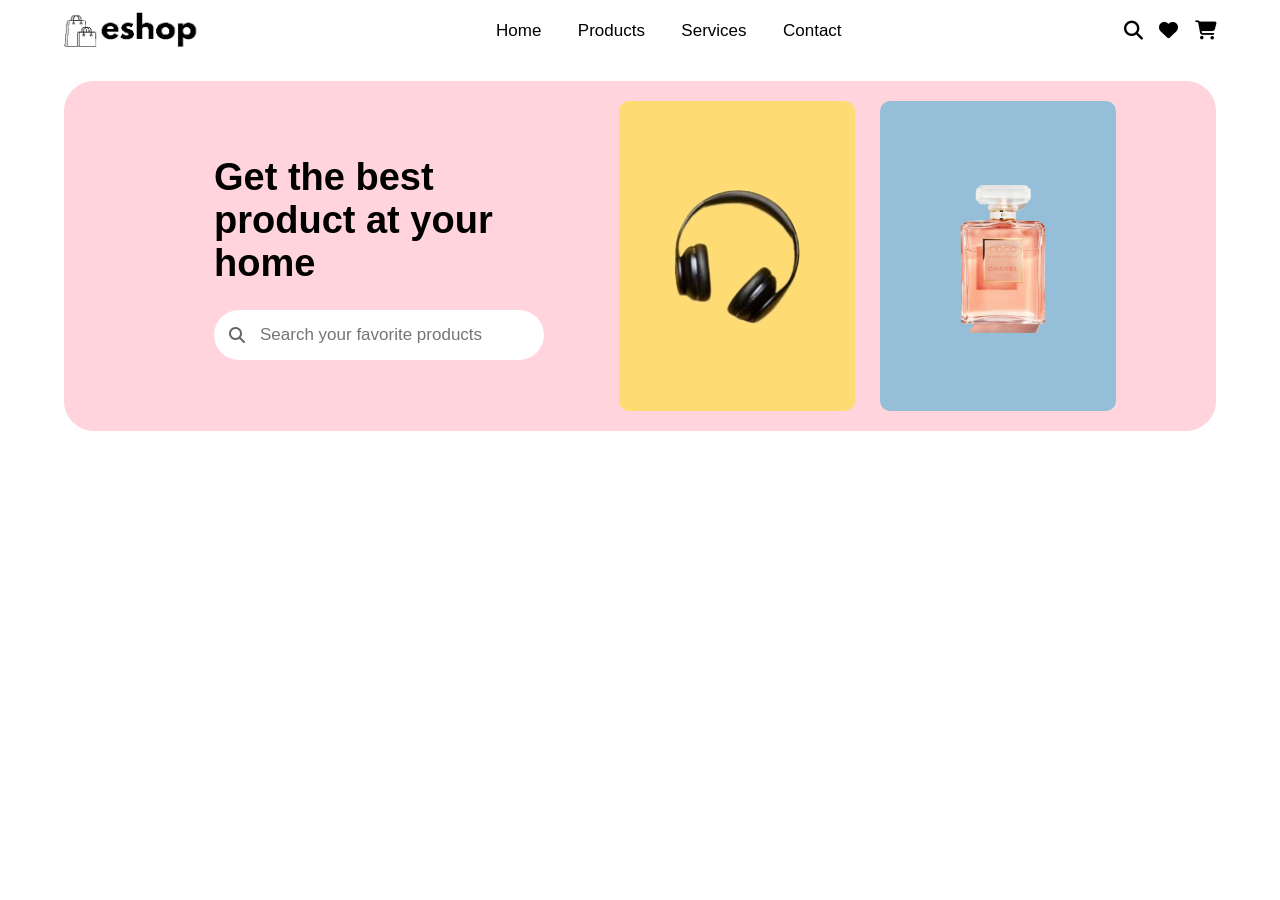
<file: E-Shop/index.html>
<!DOCTYPE html>
<html lang="en">
<head>
    <meta charset="UTF-8">
    <meta name="viewport" content="width=device-width, initial-scale=1.0">
    <title>E-Shop</title>
    <!--css-->
    <link rel="stylesheet" href="./style.css">
    <!--css-->

    <!--Media Query-->
    <link rel="stylesheet" href="./md.css">
    <!--Media Query-->

    <!--favicon-->
    <link rel="shortcut icon" href="./img/faviocn.png" type="image/x-icon">
    <!--favicon-->

    <!--icon-->
    <link rel="stylesheet" href="https://cdnjs.cloudflare.com/ajax/libs/font-awesome/6.7.2/css/all.min.css" integrity="sha512-Evv84Mr4kqVGRNSgIGL/F/aIDqQb7xQ2vcrdIwxfjThSH8CSR7PBEakCr51Ck+w+/U6swU2Im1vVX0SVk9ABhg==" crossorigin="anonymous" referrerpolicy="no-referrer" />
    <!--icon-->
</head>
<body>
    <!--nav-->
    <div id="nav">
        <div class="logo">
            <img src="./img/logo.png" alt="">
        </div>
        <div class="menu">
            <a href="#">Home</a>
            <a href="#">Products</a>
            <a href="#">Services</a>
            <a href="#">Contact</a>
        </div>
        <div class="icon">
            <i class="fa-solid fa-magnifying-glass" style="color: #000000;"></i>
            <i class="fa-solid fa-heart" style="color: #000000;"></i>
            <i class="fa-solid fa-cart-shopping" style="color: #000000;"></i>
        </div>
        <div class="bars">
            <i class="fa-solid fa-bars" style="color: #000000;"></i>
        </div>
    </div>
    <!--nav-->

    <!--hero-->
    <section>
        <div id="main">
            <div class="text">
                <h1>Get the best product at your home</h1>
                <div class="inbox">
                    <i class="fa-solid fa-magnifying-glass" style="color: #666666;"></i>
                    <input type="search" placeholder="Search your favorite products">
                </div>
            </div>
            <div class="main">
                <img src="./img/8.png" alt="">
            </div>
            <div class="main" id="perfume">
                <img src="./img/9.png" alt="">
            </div>
        </div>
</body>
</html>
</file>
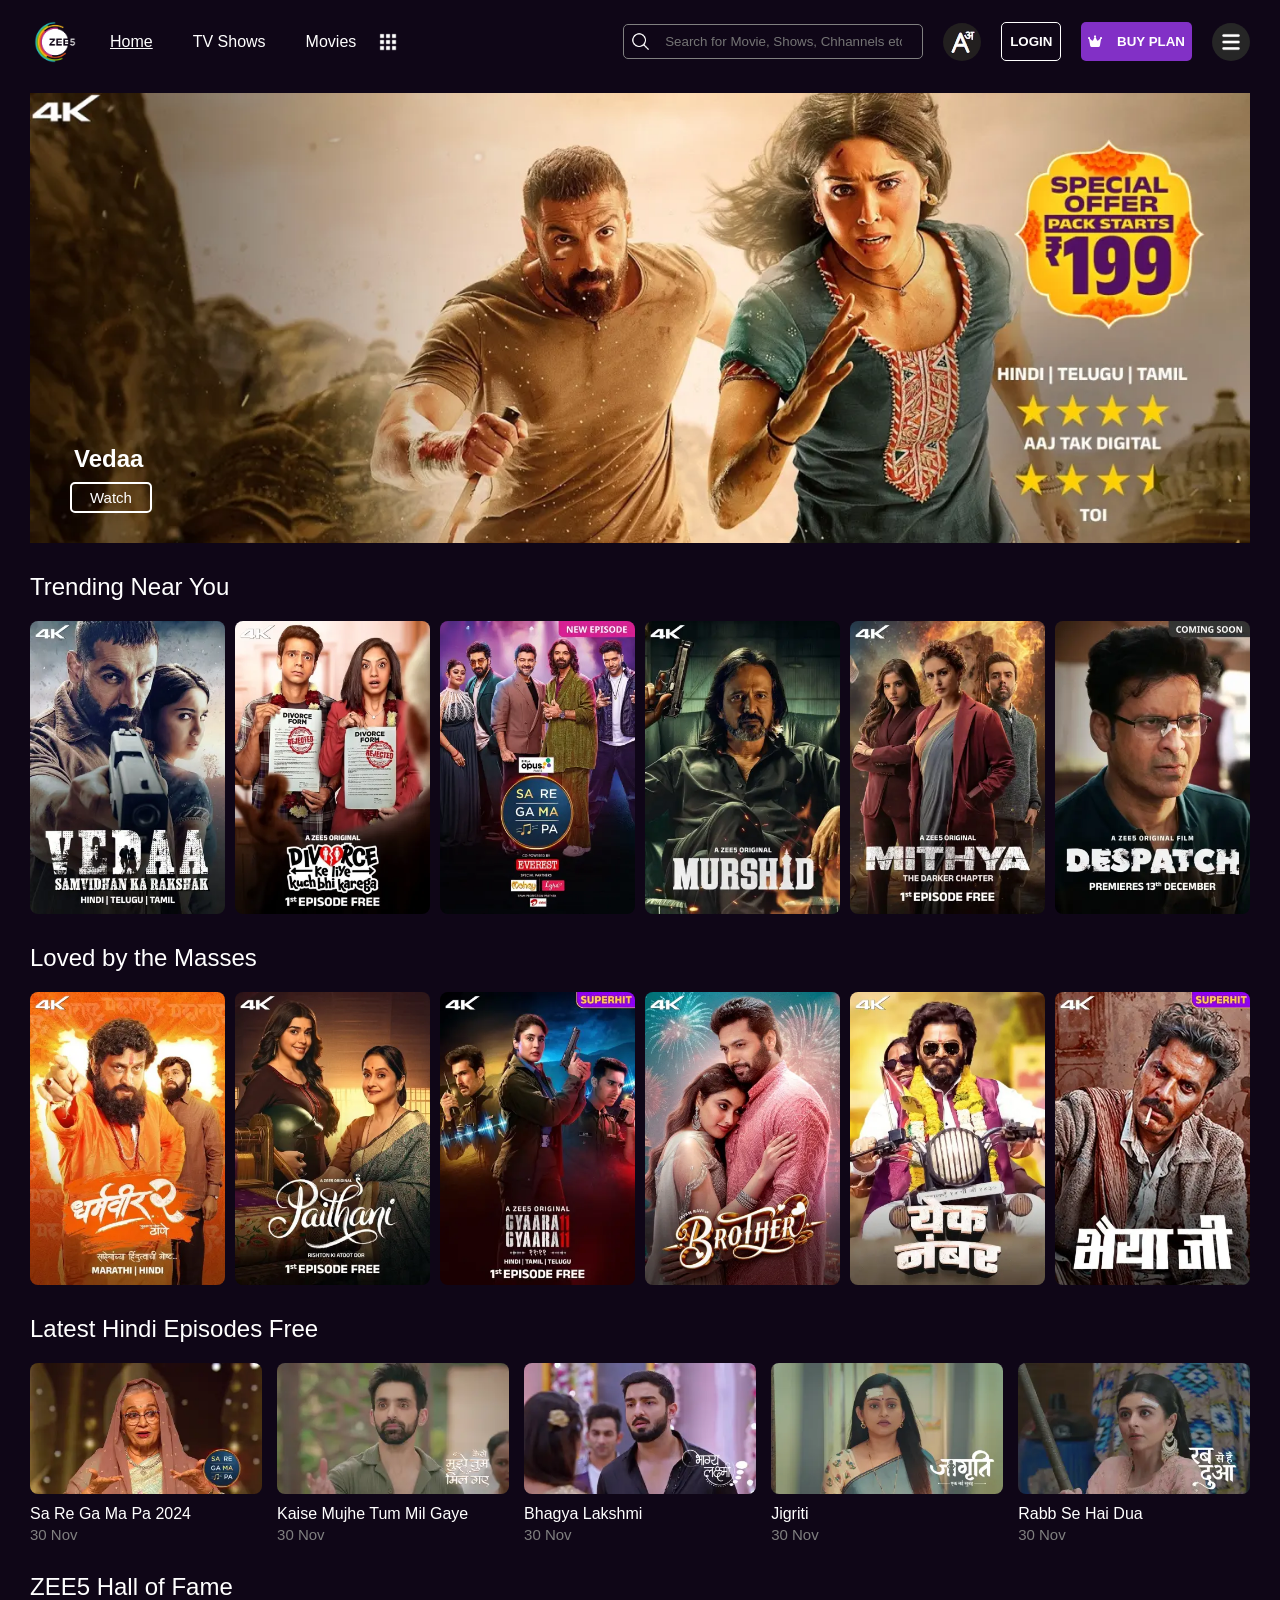
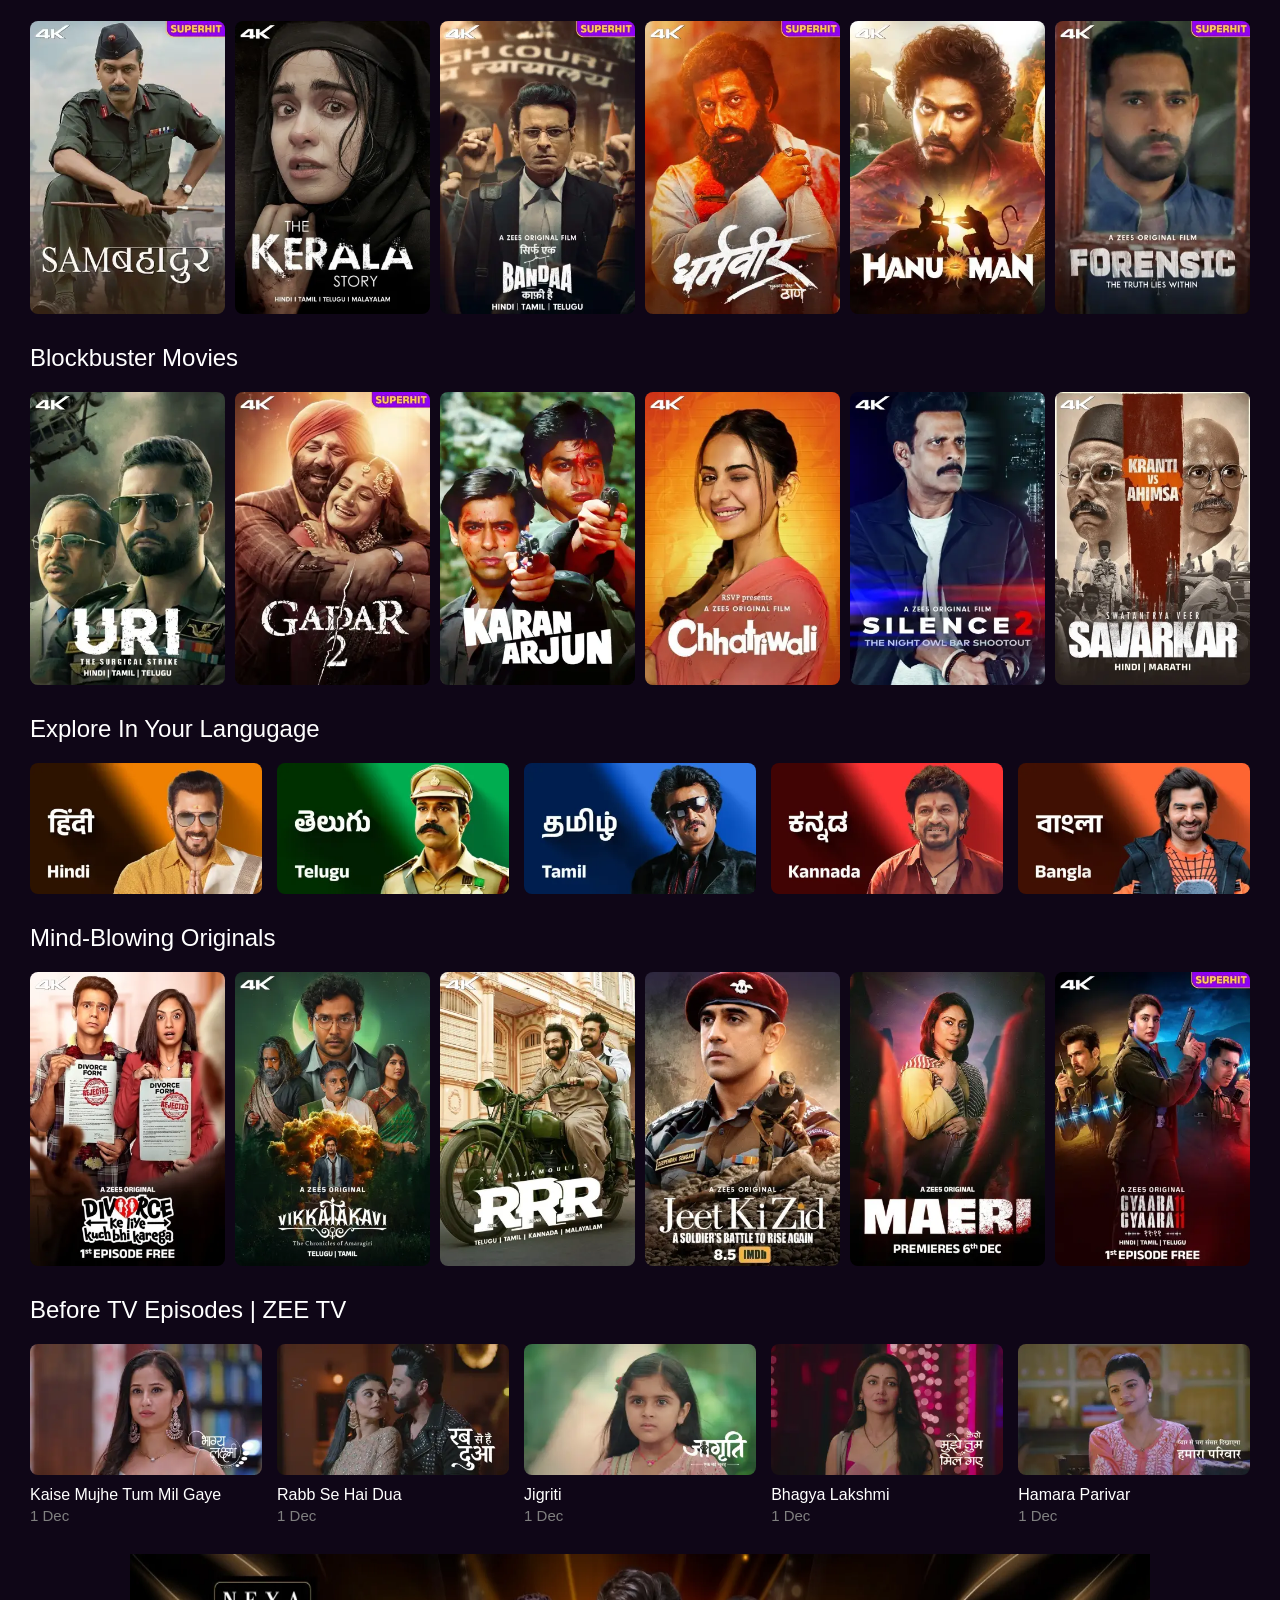
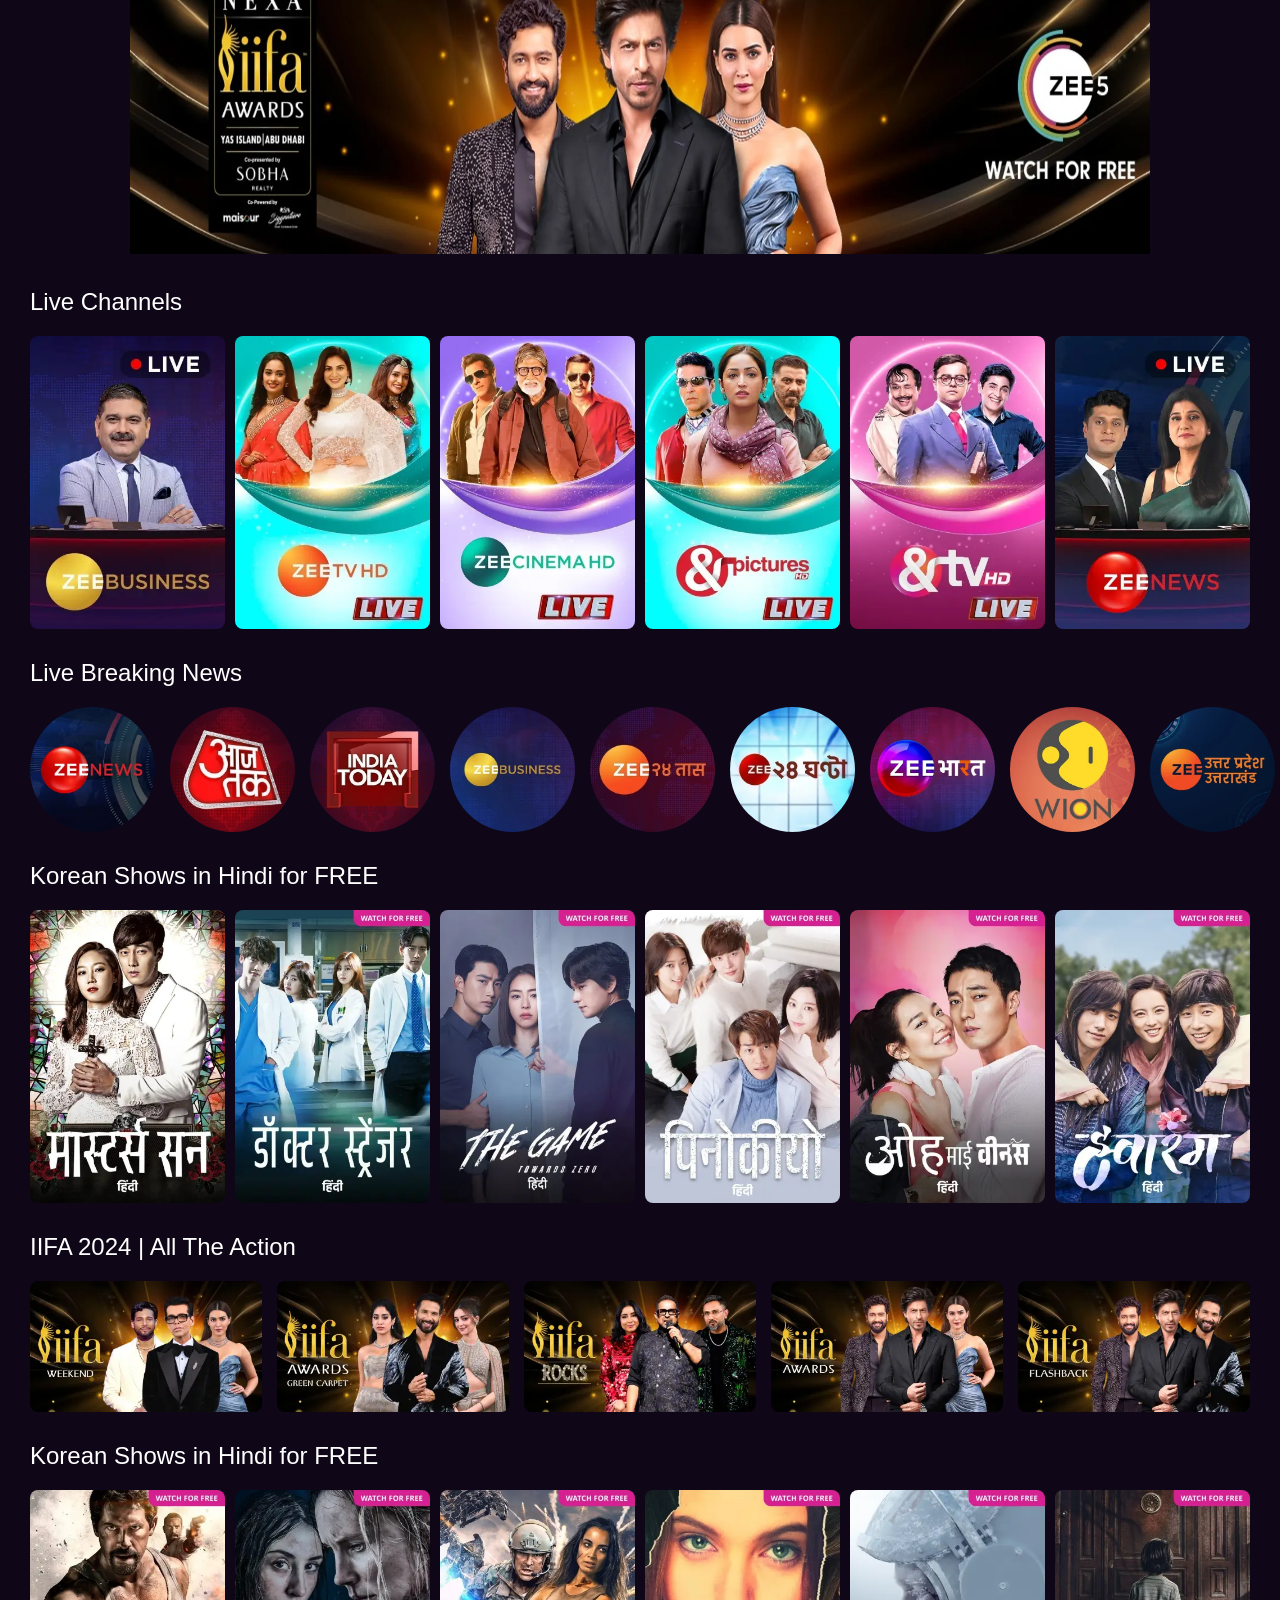
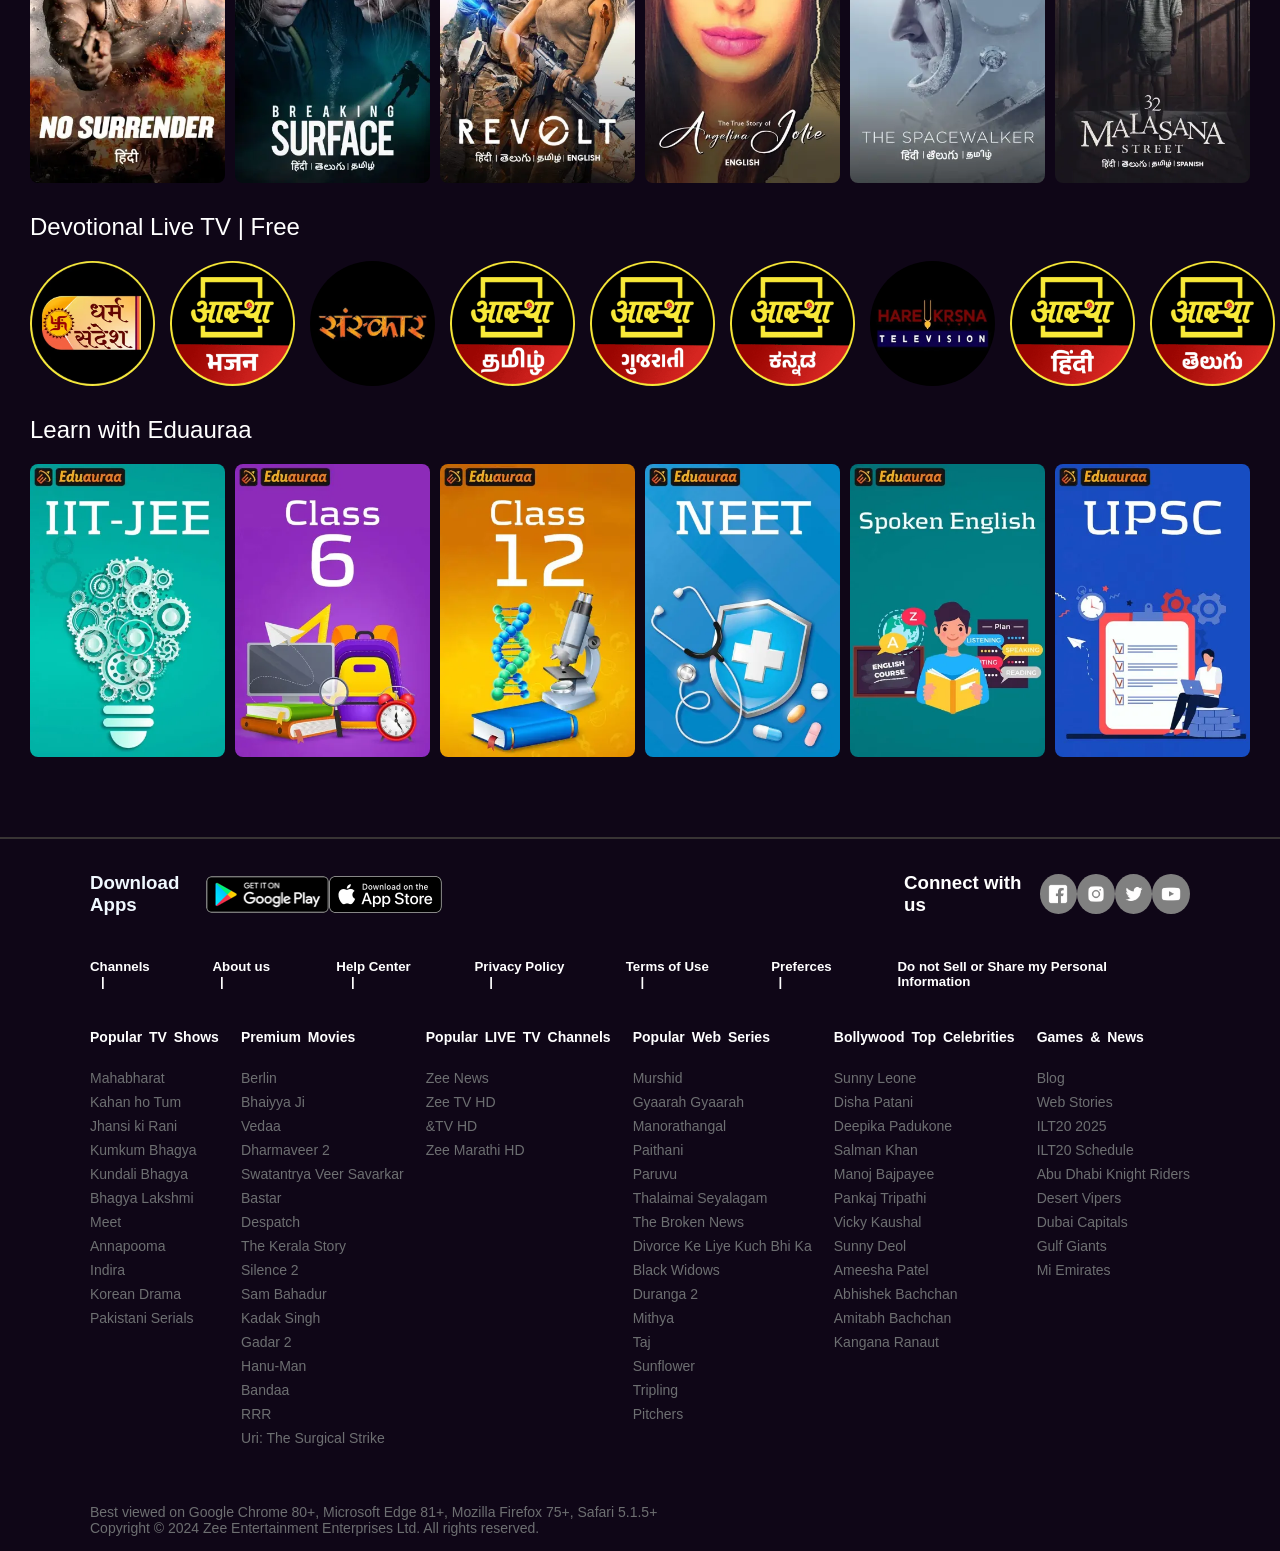
<file: ZEE5/index.html>
<!DOCTYPE html>
<html lang="en">
<head>
    <meta charset="UTF-8">
    <meta name="viewport" content="width=device-width, initial-scale=1.0">
    <title>ZEE5 - Watch TV Shows, Web Series, Movie & Live TV Channels</title>
    <!--css-->
    <link rel="stylesheet" href="./style.css">
    <!--css-->

    <!--Media Query-->
    <link rel="stylesheet" href="./md.css">
    <!--Media Query-->

    <!--favicon-->
    <link rel="shortcut icon" href="./img/favicon.jpeg" type="image/x-icon">
    <!--favicon-->

    <!--icon-->
    <link rel="stylesheet" href="https://cdnjs.cloudflare.com/ajax/libs/font-awesome/6.7.2/css/all.min.css" integrity="sha512-Evv84Mr4kqVGRNSgIGL/F/aIDqQb7xQ2vcrdIwxfjThSH8CSR7PBEakCr51Ck+w+/U6swU2Im1vVX0SVk9ABhg==" crossorigin="anonymous" referrerpolicy="no-referrer"/>
    <!--icon-->
</head>
<body>
    <section>
    <!--nav-->
    <div class="nav">
        <div class="nav-right">
          <i class="fa-solid fa-chevron-left" style="color: #ffffff;"></i>
            <img src="./img/logo.png" alt="">
              <button><i class="fa-solid fa-crown" style="color: #ffffff;"></i>BUY PLAN</button>
            <a href="https://www.zee5.com/" target="_blank" class="H">Home</a>
            <a href="https://www.zee5.com/tv-shows">TV Shows</a>
            <a href="https://www.zee5.com/movies">Movies</a>
            <a href="https://www.zee5.com/premium" id="pro">Premium</a>
            <a href="https://www.zee5.com/news" id="pro">News</a>
            <img src="./img/app.png" class="I" alt="">  
        </div>
        <div class="nav-left">
            <div class="search">
                <img src="./img/seach.png" alt="">
                <input type="search" placeholder="Search for Movie, Shows, Chhannels etc.">
            </div>
            <div class="A">
                <img src="./img/A Language.png" alt="">
            </div>
            <div class="s">
              <i class="fa-solid fa-download" style="color: #ffffff;"></i>
            </div>
            <div class="login">
                <button><a href="https://www.zee5.com/signin">LOGIN</a></button>
                <button class="L">
                  <i class="fa-solid fa-crown" style="color: #ffffff;"></i>
                  <a href="https://www.zee5.com/myaccount/subscription">BUY PLAN</a></button>
            </div>
            <div class="s">
              <i class="fa-solid fa-magnifying-glass" style="color: #ffffff;" id="s"></i>
            </div>
            <div class="menu">
                <img src="./img/menu.png" alt="">
            </div>
        </div>
    </div>
    <div class="anchor">
      <a href="#">All</a>
      <a href="#">Crime</a>
      <a href="#">Thriller</a>
      <a href="#">Comedy</a>
      <a href="#">Romance</a>
      <a href="#">Action</a>
      <a href="#">Suspense</a>
      <a href="#">Shows</a>
      <a href="#">Movie</a>
      <a href="#">Rent</a>
      <a href="#">Kids</a>
      <a href="#">Music</a>
      <a href="#"></a>
    </div>
    <!--nav-->

    <!--main-->
    <div class="main">
      <div class="img">
        <h2>Vedaa</h2>
        <button>Watch</button>
      </div>
      <div class="line-1">
        <h2>Trending Near You</h2>
        <div class="box">
            <img src="./img/1.webp" alt="">
            <img src="./img/2.webp" alt="">
            <img src="./img/3.webp" alt="">
            <img src="./img/4.webp" alt="">
            <img src="./img/5.webp" alt="">
            <img src="./img/6.webp" alt="">
        </div>
      </div>
      <div class="line-1">
        <h2>Loved by the Masses</h2>
        <div class="box">
            <img src="./img/7.webp" alt="">
            <img src="./img/8.webp" alt="">
            <img src="./img/9.webp" alt="">
            <img src="./img/10.webp" alt="">
            <img src="./img/11.webp" alt="">
            <img src="./img/12.webp" alt="">
        </div>
      </div>
      <div class="line-1">
        <h2>Latest Hindi Episodes Free</h2>
        <div class="row">
        <div class="box-1">
           <img src="./img/13.webp" alt="">
           <h4>Sa Re Ga Ma Pa 2024</h4>
           <h5>30 Nov</h5>
        </div>
        <div class="box-1">
           <img src="./img/14.webp" alt="">
           <h4>Kaise Mujhe Tum Mil Gaye</h4>
           <h5>30 Nov</h5>
        </div>
        <div class="box-1">
           <img src="./img/15.webp" alt="">
           <h4>Bhagya Lakshmi</h4>
           <h5>30 Nov</h5>
        </div>
        <div class="box-1">
           <img src="./img/16.webp" alt="">
           <h4>Jigriti</h4>
           <h5>30 Nov</h5>
        </div>
        <div class="box-1">
           <img src="./img/17.webp" alt="">
           <h4>Rabb Se Hai Dua</h4>
           <h5>30 Nov</h5>
        </div>
        </div>
      </div>
      <div class="line-1">
        <h2>ZEE5 Hall of Fame</h2>
        <div class="box">
            <img src="./img/18.webp" alt="">
            <img src="./img/19.webp" alt="">
            <img src="./img/20.webp" alt="">
            <img src="./img/21.webp" alt="">
            <img src="./img/22.webp" alt="">
            <img src="./img/23.webp" alt="">
        </div>
      </div>
      <div class="line-1">
        <h2>Blockbuster Movies</h2>
        <div class="box">
            <img src="./img/24.webp" alt="">
            <img src="./img/25.webp" alt="">
            <img src="./img/26.webp" alt="">
            <img src="./img/27.webp" alt="">
            <img src="./img/28.webp" alt="">
            <img src="./img/29.webp" alt="">
        </div>
      </div>
      <div class="line-1">
        <h2>Explore In Your Langugage</h2>
        <div class="langugage">
            <img src="./img/30.webp" alt="">
            <img src="./img/31.webp" alt="">
            <img src="./img/32.webp" alt="">
            <img src="./img/33.webp" alt="">
            <img src="./img/34.webp" alt="">
        </div>
      </div>
      <div class="line-1">
        <h2>Mind-Blowing Originals</h2>
        <div class="box">
            <img src="./img/2.webp" alt="">
            <img src="./img/35.webp" alt="">
            <img src="./img/36.webp" alt="">
            <img src="./img/37.webp" alt="">
            <img src="./img/38.webp" alt="">
            <img src="./img/9.webp" alt="">
        </div>
      </div>
      <div class="line-1">
        <h2>Before TV Episodes | ZEE TV</h2>
        <div class="row">
        <div class="box-1">
           <img src="./img/39.webp" alt="">
           <h4>Kaise Mujhe Tum Mil Gaye</h4>
           <h5>1 Dec</h5>
        </div>
        <div class="box-1">
           <img src="./img/40.webp" alt="">
           <h4>Rabb Se Hai Dua</h4>
           <h5>1 Dec</h5>
        </div>
        <div class="box-1">
           <img src="./img/41.webp" alt="">
           <h4>Jigriti</h4>
           <h5>1 Dec</h5>
        </div>
        <div class="box-1">
           <img src="./img/42.webp" alt="">
           <h4>Bhagya Lakshmi</h4>
           <h5>1 Dec</h5>
        </div>
        <div class="box-1">
           <img src="./img/43.webp" alt="">
           <h4>Hamara Parivar</h4>
           <h5>1 Dec</h5>
        </div>
        </div>
      </div>
      <div class="nexa">
        <img src="./img/44.webp" alt="">
      </div>
      <div class="line-1">
        <h2>Live Channels</h2>
        <div class="box">
            <img src="./img/45.webp" alt="">
            <img src="./img/46.webp" alt="">
            <img src="./img/47.webp" alt="">
            <img src="./img/48.webp" alt="">
            <img src="./img/49.webp" alt="">
            <img src="./img/50.webp" alt="">
        </div>
      </div>
      <div class="line-1">
        <h2>Live Breaking News</h2>
        <div class="box-2">
            <img src="./img/51.webp" alt="">
            <img src="./img/52.webp" alt="">
            <img src="./img/53.webp" alt="">
            <img src="./img/54.webp" alt="">
            <img src="./img/55.webp" alt="">
            <img src="./img/56.webp" alt="">
            <img src="./img/57.webp" alt="">
            <img src="./img/58.webp" alt="">
            <img src="./img/59.webp" alt="">
            <img src="./img/60.webp" alt="">
        </div>
      </div>
      <div class="line-1">
        <h2>Korean Shows in Hindi for FREE</h2>
        <div class="box">
            <img src="./img/61.webp" alt="">
            <img src="./img/62.webp" alt="">
            <img src="./img/63.webp" alt="">
            <img src="./img/64.webp" alt="">
            <img src="./img/65.webp" alt="">
            <img src="./img/66.webp" alt="">
        </div>
      </div>
      <div class="line-1">
        <h2>IIFA 2024 | All The Action</h2>
        <div class="langugage">
            <img src="./img/67.webp" alt="">
            <img src="./img/68.webp" alt="">
            <img src="./img/69.webp" alt="">
            <img src="./img/70.webp" alt="">
            <img src="./img/71.webp" alt="">
        </div>
      </div>
      <div class="line-1">
        <h2>Korean Shows in Hindi for FREE</h2>
        <div class="box">
            <img src="./img/72.webp" alt="">
            <img src="./img/73.webp" alt="">
            <img src="./img/74.webp" alt="">
            <img src="./img/75.webp" alt="">
            <img src="./img/76.webp" alt="">
            <img src="./img/77.webp" alt="">
        </div>
      </div>
      <div class="line-1">
        <h2>Devotional Live TV | Free</h2>
        <div class="box-2">
            <img src="./img/78.webp" alt="">
            <img src="./img/79.webp" alt="">
            <img src="./img/80.webp" alt="">
            <img src="./img/81.webp" alt="">
            <img src="./img/82.webp" alt="">
            <img src="./img/83.webp" alt="">
            <img src="./img/84.webp" alt="">
            <img src="./img/85.webp" alt="">
            <img src="./img/86.webp" alt="">
            <img src="./img/82.webp" alt="">
        </div>
      </div>
      <div class="line-1">
        <h2>Learn with Eduauraa</h2>
        <div class="box">
            <img src="./img/87.webp" alt="">
            <img src="./img/88.webp" alt="">
            <img src="./img/89.webp" alt="">
            <img src="./img/90.webp" alt="">
            <img src="./img/91.webp" alt="">
            <img src="./img/92.webp" alt="">
        </div>
      </div> 
    </div>
    <!--main-->

    <hr>

    <!--footer-->
    <footer>
      <div class="first">
        <div class="D">
          <h3>Download Apps</h3>
          <img src="./img/google play.png" alt="">
          <img src="./img/app store.png" alt="">
        </div>
        <div class="icon">
          <h3>Connect with us</h3>
          <div class="C">
            <img src="./img/facebook.png" alt="">
          </div>
          <div class="C" id="I">
            <img src="./img/instagram.png" alt="">
          </div>
          <div class="C" id="II">
            <img src="./img/twitter.png" alt="">
          </div>
          <div class="C" id="III">
            <img src="./img/youtabe.png" alt="">
          </div>
        </div>
      </div>
      <div class="second">
        <h5>Channels &nbsp; &nbsp; &nbsp;|</h5>
        <h5>About us &nbsp; &nbsp; &nbsp; |</h5>
        <h5>Help Center &nbsp; &nbsp; &nbsp; |</h5>
        <h5>Privacy Policy &nbsp; &nbsp; &nbsp; |</h5>
        <h5>Terms of Use &nbsp; &nbsp; &nbsp; |</h5>
        <h5>Preferces &nbsp; &nbsp; &nbsp; |</h5>
        <h5>Do not Sell or Share my Personal Information</h5>
      </div>
      <div class="third">
        <div class="one">
          <h3>Popular TV Shows</h3>
          <h5>Mahabharat</h5>
          <h5>Kahan ho Tum</h5>
          <h5>Jhansi ki Rani</h5>
          <h5>Kumkum Bhagya</h5>
          <h5>Kundali Bhagya</h5>
          <h5>Bhagya Lakshmi</h5>
          <h5>Meet</h5>
          <h5>Annapooma</h5>
          <h5>Indira</h5>
          <h5>Korean Drama</h5>
          <h5>Pakistani Serials</h5>
        </div>
        <div class="one">
          <h3>Premium Movies</h3>
          <h5>Berlin</h5>
          <h5>Bhaiyya Ji</h5>
          <h5>Vedaa</h5>
          <h5>Dharmaveer 2</h5>
          <h5>Swatantrya Veer Savarkar</h5>
          <h5>Bastar</h5>
          <h5>Despatch</h5>
          <h5>The Kerala Story</h5>
          <h5>Silence 2</h5>
          <h5>Sam Bahadur</h5>
          <h5>Kadak Singh</h5>
          <h5>Gadar 2</h5>
          <h5>Hanu-Man</h5>
          <h5>Bandaa</h5>
          <h5>RRR</h5>
          <h5>Uri: The Surgical Strike</h5>
        </div>
        <div class="one">
          <h3>Popular LIVE TV Channels</h3>
        <h5>Zee News</h5>
        <h5>Zee TV HD</h5>
        <h5>&TV HD</h5>
        <h5>Zee Marathi HD</h5>
        </div>
        <div class="one">
          <h3>Popular Web Series</h3>
        <h5>Murshid</h5>
        <h5>Gyaarah Gyaarah</h5>
        <h5>Manorathangal</h5>
        <h5>Paithani</h5>
        <h5>Paruvu</h5>
        <h5>Thalaimai Seyalagam</h5>
        <h5>The Broken News</h5>
        <h5>Divorce Ke Liye Kuch Bhi Ka</h5>
        <h5>Black Widows</h5>
        <h5>Duranga 2</h5>
        <h5>Mithya</h5>
        <h5>Taj</h5>
        <h5>Sunflower</h5>
        <h5>Tripling</h5>
        <h5>Pitchers</h5>
        </div>
        <div class="one">
          <h3>Bollywood Top Celebrities</h3>
        <h5>Sunny Leone</h5>
        <h5>Disha Patani</h5>
        <h5>Deepika Padukone</h5>
        <h5>Salman Khan</h5>
        <h5>Manoj Bajpayee</h5>
        <h5>Pankaj Tripathi</h5>
        <h5>Vicky Kaushal</h5>
        <h5>Sunny Deol</h5>
        <h5>Ameesha Patel</h5>
        <h5>Abhishek Bachchan</h5>
        <h5>Amitabh Bachchan</h5>
        <h5>Kangana Ranaut</h5>        
        </div>
        <div class="one">
          <h3>Games & News</h3>
        <h5>Blog</h5>
        <h5>Web Stories</h5>
        <h5>ILT20 2025</h5>
        <h5>ILT20 Schedule</h5>
        <h5>Abu Dhabi Knight Riders</h5>
        <h5>Desert Vipers</h5>
        <h5>Dubai Capitals</h5>
        <h5>Gulf Giants</h5>
        <h5>Mi Emirates</h5>      
        </div>
      </div>
      <div class="four">
        <h6>Best viewed on Google Chrome 80+, Microsoft Edge 81+, Mozilla Firefox 75+, Safari 5.1.5+ <br>
           Copyright © 2024 Zee Entertainment Enterprises Ltd. All rights reserved.</h6>
      </div>
    </footer>
    <!--footer-->
    </section>
</body>
</html>
</file>
<file: E-Shop/style.css>
*{
    margin: 0;
    padding: 0;
    box-sizing: border-box;
    font-family: sans-serif;
}
a{
    text-decoration: none;
    color: black;
}
#nav{
    width: 90%;
    padding: 10px 0 30px;
    margin: 0 auto;
    display: flex;
    align-items: center;
    justify-content: space-between;
}
.logo{
    width: 13%;
}
.logo img{
    width: 100%;
    cursor: pointer;
}
.menu{
    width: 30%;
    display: flex;
    justify-content: space-between;
}
.menu a{
    font-size: 17px;
}
.menu a:hover{
    color: rgb(227,114,138);
}
.icon{
    width: 8%;
    display: flex;
    justify-content: space-between;
}
.icon i{
    font-size: 19px;
    cursor: pointer;
}
.bars{
    display: none;
}
section{
    width: 90%;
    margin: 0 auto;
}
#main{
    width: 100%;
    height: 350px;
    padding: 20px 100px;
    border-radius: 30px;
    display: flex;
    background-color: rgb(255,212,221);
}
.text{
    width: 35%;
    margin: 0 50px;
}
.text h1{
    font-size: 38px;
    margin: 55px 0 25px;
}
.inbox{
    display: flex;
    align-items: center;
    gap: 15px;
    width: 100%;
    background-color: white;
    padding: 15px;
    border-radius: 50px;
}
input{
    width: 100%;
    border: none;
    font-size: 17px;
}
.main{
    width: 25%;
    height: 310px;
    margin: 0 0 0 25px;
    border-radius: 10px;
    display: flex;
    justify-content: center;
    align-items: center;
    background-color: rgb(254,219,115);
}
.main img{
    width: 55%;
}
#perfume{
    background-color: rgb(149, 191, 217);
}
#perfume img{
    width: 65%;
}
.link{
    margin: 40px 0;
}
.link a{
    font-size: 19px;
    margin: 0 35px 0 0;
}
.link a:hover{
    color: rgb(227,114,138);
}
.link button{
    background-color: transparent;
    font-size: 19px;
    border: none;
    cursor: pointer;
    color: rgb(227,114,138);
}
.link button:hover{
    color: grey;
}
.line{
    display: flex;
    justify-content: space-between;
    flex-wrap: wrap;
}
.box{
    width: 32%;
    margin: 0 0 70px;
}
.img{
    width: 100%;
    height: 380px;
    border-radius: 10px;
    display: flex;
    align-items: center;
    justify-content: center;
    background-color: rgb(235,234,230);
}
.box h3{
    margin: 20px 0 5px;
    font-weight: 100;
}
.box h2{
    font-size: 18px;
}
#chair{
    width: 75%;
}
#men{
    width: 50%;
}
#book{
    width: 40%;
}
.shoe{
    width: 100%;
    display: flex;
    justify-content: space-between;
    padding: 0 100px 20px;
    margin: 0 0 80px;
    border-radius: 10px;
    background-color: rgb(235,234,230);
}
.see{
    width: 40%;
    padding: 50px 40px;
}
.see h1{
    font-size: 38px;
    margin: 70px 0 0;
}
.see h4{
    font-size: 20px;
    margin: 10px 0 25px;
    font-weight: 100;
}
.see button{
    padding: 10px 28px;
    border: none;
    background-color: rgb(227,114,138);
    color: white;
    cursor: pointer;
}
.see button:hover{
    font-size: 18px;
}
footer{
    width: 100%;
    height: 300px;
    background-color: rgb(50,53,60);
}
.footer{
    width: 90%;
    height: 300px;
    margin: 0 auto;
    display: flex;
    justify-content: space-between;
    align-items: center;
}
.footer-left{
    width: 10%;
}
.footer-left img{
    width: 100%;
    margin: 0 0 50px;
}
#icon{
    font-size: 22px;
    display: flex;
    gap: 18px;
}
.footer iframe{
    border-radius: 10px;
}
.footer-right{
    width: 38%;
    height: 200px;
    display: flex;
    justify-content: space-between;
}
.footer-right ul li{
    list-style: none;
    font-size: 13px;
    line-height: 20px;
}
.footer-right ul li a{
    color: white;
}
.footer-right ul li:first-child{
    font-size: 22px;
    line-height: 70px;
}
</file>
<file: E-Shop/md.css>
@media (max-width:576px){
    .menu{
        display: none;
    }
    #nav{
        padding: 10px 0 15px;
    }
    .logo img{
        width: 150%;
    }
    .icon{
        display: none;
    }
    .bars{
        display: flex;
        font-size: 20px;
    }
    #main{
        padding: 0;
        margin: 0;
        justify-content: center;
        flex-direction: column;
    }
    .text{
        width: 60%;
        margin: 0 auto;
        text-align: center;
    }
    .main{
        display: none;
    }
    .text h1{
        margin: 0 0 30px;
        font-size: 30px;
    }
    .link a{
        font-size: 12px;
    }
    .link button{
        font-size: 17px;
    }
    .img{
        height: 180px;
    }
    #mobile{
        width: 230%;
    }
    #watch{
        width: 60%;
    }
    #beg{
        width: 100%;
    }
    .box{
        margin: 0 0 30px;
    }
    .box h3{
        font-size: 15px;
        margin: 12px 0 5px;
    }
    .box h2{
        font-size: 13px;
    }
    .shoe{
        padding: 0;
        margin: 0 0 20px;
        text-align: center;
        align-items: center;
        height: 200px;
    }
    .see{
        width: 100%;
        padding: 0;
    }
    .see h1{
        margin: 0;
    }
    .shoe img{
        display: none;
    }
    .footer-left{
        display: none;
    }
    .footer-right{
        width: 100%;
    }
    .footer iframe{
        display: none;
    }
}

@media (min-width:577px) and (max-width:768px){
    .menu{
        display: none;
    }
    #nav{
        padding: 10px 50px 15px 0;
    }
    .logo img{
        width: 150px;
    }
    .icon{
        gap: 15px;
    }
    #main{
        padding: 0;
        margin: 0;
        justify-content: center;
        flex-direction: column;
    }
    .text{
        width: 60%;
        margin: 0 auto;
        text-align: center;
    }
    .main{
        display: none;
    }
    .text h1{
        margin: 0 0 30px;
        font-size: 30px;
    }
    .img{
        height: 180px;
    }
    #mobile{
        width: 230px;
    }
    #watch{
        width: 60%;
    }
    #beg{
        width: 100%;
    }
    .box{
        margin: 0 0 30px;
    }
    .box h3{
        font-size: 17px;
        margin: 12px 0 5px;
    }
    .box h2{
        font-size: 15px;
    }
    .shoe{
        padding: 0;
        margin: 0 0 20px;
        text-align: center;
        align-items: center;
        height: 200px;
    }
    .see{
        width: 100%;
        padding: 0;
    }
    .see h1{
        margin: 0;
    }
    .shoe img{
        display: none;
    }
    .footer-right{
        width: 70%;
    }
    .footer iframe{
        display: none;
    }
}

@media (min-width:769px) and (max-width:992px){
    .menu{
        gap: 30px;
    }
    .icon{
        gap: 20px;
    }
    #nav{
        padding: 15px 50px 20px 0;
    }
    #main{
        padding: 0 20px 0 0;
        margin: 0;
        align-items: center;
    }
    .text{
        width: 40%;
        margin: 0 auto;
        text-align: center;
    }
    .text h1{
        font-size: 25px;
    }
    .main{
        height: 200px;
    }
    .img{
        height: 250px;
    }
    #beg{
        width: 90%;
    }
    .shoe{
        padding: 20px 20px 20px 0;
    }
    .see{
        width: 50%;
    }
    .shoe img{
        width: 50%;
    }
    .footer{
        padding: 0 50px;
    }
    .footer iframe{
        display: none;
    }
    .footer-right{
        width: 60%;
    }
}
</file>
<file: ZEE5/style.css>
*{
    margin: 0px;
    padding: 0px;
    box-sizing: border-box;
    font-family: 'Gill Sans', 'Gill Sans MT', Calibri, 'Trebuchet MS', sans-serif;
}
section{
    width: 100%;
    padding: 0 0 15px 0;
    background-color: rgb(15,6,23);
}
.nav{
    width: 100%;
    height: 83px;
    display: flex;
    padding: 0px 30px;
}
.nav-right{
    width: 50%;
    display: flex;
    align-items: center;
}
.nav-right img{
    width: 50px;
    height: 50px;
    margin: 0px 10px 0px 0px;
    cursor: pointer;
}
.nav-right .H{
    text-decoration: underline;
}
.nav-right a{
    margin: 0px 20px 0px 20px;
    color: white;
    text-decoration: none;
}
.nav-right a:hover{
    text-decoration: underline;
    transition: 1s;
}
.nav-right .I{
    width: 24px;
    height: 24px;
    cursor: pointer;
}
.nav-left{
    width: 50%;
    display: flex;
    align-items: center;
    justify-content: end;
}
.search{
    width: 300px;
    height: 35px;
    border-radius: 5px;
    border: 1px solid grey;
    display: flex;
    align-items: center;
    justify-content: space-around;
    margin: 0px 20px;
}
.search img{
    width: 20px;
    height: 20px;
}
.nav-left input{
    width: 250px;
    height: 25px;
    background-color: transparent;
    border: none;
}
.A{
    width: 38px;
    height: 38px;
    background-color: rgb(34, 31, 31);
    border-radius: 50%;
    display: flex;
    justify-content: center;
    align-items: center;
    cursor: pointer;
}
.A:hover{
    background-color: rgb(66, 66, 66);
}
.login{
    display: flex;
}
.login button{
    padding: 8px;
    background-color: transparent;
    border: 1px solid white;
    color: white;
    border-radius: 5px;
    margin: 0px 20px;
    cursor: pointer;
    font-weight: 600;
}
.login button a{
    text-decoration: none;
    color: white;
}
.login button a:hover{
    color: black;
}
.login button:hover{
    background-color: white;
}
.login .L{
    padding: 12px 7px;
    background-color: rgb(130,48,198);
    border: none;
    margin: 0px 0px 0px 0px;
    font-weight: 600;
}
.L a{
    margin: 0 0 0 10px;
}
.login .L:hover{
    background-color: rgb(90, 26, 142);
    color: white;
}
.login .L a:hover{
    color: white;
}
.menu{
    width: 38px;
    height: 38px;
    background-color: rgb(38, 38, 38);
    border-radius: 50%;
    display: flex;
    justify-content: center;
    align-items: center;
    cursor: pointer;
    margin: 0px 0px 0px 20px;
}
.menu img{
    width: 22px;
    height: 22px;
}
.menu:hover{
    background-color: rgb(66, 66, 66);
}
.img{
    width: 100%;
    height: 450px;
    background-image: url(./img/vedaa.webp);
    background-size: cover;
    margin: 10px 0px;
    padding: 0px 40px;
    position: relative;
    cursor: pointer;
}
.img h2{
    color: white;
    position: absolute;
    bottom: 0;
    margin: 70px 4px;
}
.img button{
    padding: 5px 18px;
    background-color: transparent;
    border: 2px solid white;
    border-radius: 5px;
    color: white;
    font-size: 15px;
    position: absolute;
    bottom: 0;
    margin: 30px 0px;
}
.main{
    /* width: 2000px; */
    /* background-color: rgb(15,6,23); */
    padding: 0px 30px;
}
.img button:hover{
    background-color: white;
    color: black;
    font-weight: 600;
}
.line-1{
    width: 100%;
    margin: 30px 0px;
    cursor: pointer;
}
.line-1 .box img:hover{
    transform: scale(1.08);
    transition: 1s;    
}
.line-1 h2{
    color: white;
    font-weight: 500;
}
.box{
    width: 100%;
    margin: 20px 0px 0px;
    display: flex;
    justify-content: space-between;
}
.box img{
    width: 16%;
    border-radius: 8px;
}
.row{
    width: 100%;
    display: flex;
    justify-content: space-between;
    margin: 20px 0px 0px;
}
.box-1{
    width: 19%;
}
.box-1 img{
    width: 100%;
    border-radius: 8px;
}
.box-1 h4{
    color: white;
    font-weight: 500;
    margin: 7px 0px 3px;
}
.box-1 h5{
    font-size: 15px;
    color: gray;
    font-weight: 300;
}
.box-1 img:hover{
    transform: scale(1.08);
    transition: 1s;
}
.langugage{
    display: flex;
    justify-content: space-between;
    margin: 20px 0px 0px;
}
.langugage img{
    width: 19%;
    border-radius: 8px;
}
.langugage img:hover{
    transform: scale(1.08);
    transition: 1s;
}
.nexa{
    width: 100%;
    padding: 0px 100px;
    cursor: pointer;
}
.nexa img{
    width: 100%;
    height: 300px;
}
.box-2{
    width: 100%;
    display: flex;
    justify-content: space-between;
    align-items: center;
    margin: 20px 0px 0px;
}
.box-2 img{
    width: 125px;
    height: 125px;
    border-radius: 50%;
}
hr{
    border: 1px solid rgb(56, 52, 52);
    margin: 50px 0px 30px;
}
footer{
    padding: 0px 90px;
}
.first{
    display: flex;
    justify-content: space-between;
    align-items: center;
}
.D{
    width: 32%;
    height: 50px;
    color: aliceblue;
    display: flex;
    align-items: center;
    justify-content: space-between;
}
.D img{
    width: 130px;
    cursor: pointer;
}
.icon{
   width: 26%;
   color: white;
   display: flex;
   align-items: center;
   justify-content: space-between;
}
.C{
   width: 40px;
   height: 40px;
   background-color: gray;
   display: flex;
   align-items: center;
   justify-content: center;
   border-radius: 50%;
   cursor: pointer;
}
.C img{
    width: 20px;
    height: 20px;
}
.C:hover{
    background-color: rgb(72,103,170);
}
#I:hover{
    background-color: rgb(254,0,149);
}
#II:hover{
    background-color: rgb(69,164,225);
}
#III:hover{
    background-color: rgb(255,0,51);
}
.second{
    width: 100%;
    display: flex;
    align-items: center;
    margin: 40px 0px 40px 0px;
    cursor: pointer;
}
.second h5{
    color: white;
    margin: 0px 50px 0px 0px;
}
.second h5:hover{
    color: rgb(130,48,198);
}
.third{
    width: 100%;
    display: flex;
    justify-content: space-between;
}
.third .one{
    color: white;
}
.third h3{
    margin: 0px 0px 25px 0px;
    font-size: 14px;
    word-spacing: 3px;
    cursor: pointer;
}
.third h5{
    margin: 8px 0px;
    color: rgb(109,111,113);
    font-size: 14px;
    cursor: pointer;
    font-weight: 500;
}
.third h5:hover{
    color: rgb(130,48,198);
}
.four h6{
    color: rgb(109,111,113);
    font-size: 14px;
    font-weight: 500;
    cursor:pointer;
    margin: 50px 0 0; 
}
.s i{
    display: none;
    align-items: center;
    justify-content: center;
    margin: 0 10px;
    width: 38px;
    height: 38px;
    background-color: rgb(34,31,31);
    border-radius: 50%;
}
#L{
    display: none;
    padding: 12px 6px;
    background-color: rgb(130,48,198);
    color: white;
    border: none;
    border-radius: 5px;
    cursor: pointer;
    font-weight: 600;
}
#L a{
    text-decoration: none;
}
.nav-right i{
    display: none;
    margin: 0 5px 0 0;
}
.anchor{
    display: none;
    width: 100%;
    height: 20px;
    padding: 18px 15px;
}
.anchor a{
    font-size: 15px;
    margin: 0 18px;
    color: white;
    text-decoration: none;
}
.anchor a:first-child{
    text-decoration: underline 2px solid white;
}
.nav-right button{
    display: none;
    padding: 10px 5px;
    background-color: #8230C6;
    color: white;
    border: none;
    margin-top: 5px;
    font-weight: 900;
    border-radius: 5px;
}
</file>
<file: ZEE5/md.css>
@media (max-width:576px){
    .nav{
        padding: 0 8px;
        height: 45px;
    }
    .nav-right i{
        display: flex;
    }
    .nav-right a{
        display: none;
    }
    .nav-right button{
        display: flex;
    }
    .I{
        display: none;
    }
    .search{
        display: none;
    }
    .menu{
        margin: 0 5px 0 0;
    }
    .A{
        display: none;
    }
    .login{
        display: none;
    }
    .s i{
        display: flex;
        margin: 0 5px 0 0;
    }
    #L{
        display: flex;
        width: 40%;
    }
    .anchor{
        display: flex;
    }
    .img{
        height: 200px;
    }
    .main{
        padding: 0;
        /* overflow: hidden; */
    }
    .line-1{
        width: 950px;
        padding: 0 0 0 30px;
    }
    .line-1 h2{
        font-size: 18px;
    }
    .box-1{
        overflow: scroll;
    }
    .box-1 h4{
        font-size: 13px;
    }
    .box-1 h5{
        font-size: 13px;
    }
    .nexa{
        padding: 0 50px;
    }
    .nexa img{
        height: 100px;
    }
    .box-2 img{
        margin: 0 5px;
    }
    hr{
        display: none;
    }
    footer{
        display: none;
    }
}
@media (min-width:577px) and (max-width:900px){
    .nav{
        padding: 0 8px;
        height: 45px;
    }
    .nav-right a{
        display: none;
    }
    .nav-right button{
        display: flex;
    }
    .I{
        display: none;
    }
    .search{
        display: none;
    }
    .menu{
        margin: 0 5px 0 0;
    }
    .A{
        display: none;
    }
    .login{
        display: none;
    }
    .s i{
        display: flex;
        margin: 0 5px 0 0;
    }
    #L{
        display: flex;
        width: 40%;
    }
    .anchor{
        display: flex;
    }
    .anchor a{
        margin: 0 17px;
    }
    .img{
        height: 350px;
    }
    .main{
        padding: 0;
        overflow: hidden;
    }
    .line-1{
        width: 950px;
        padding: 0 0 0 30px;
    }
    .line-1 h2{
        font-size: 18px;
    }
    .box-1 h4{
        font-size: 13px;
    }
    .box-1 h5{
        font-size: 13px;
    }
    .nexa{
        padding: 0 50px;
    }
    .nexa img{
        height: 200px;
    }
    .box-2 img{
        margin: 0 5px;
    }
    hr{
        display: none;
    }
    footer{
        display: none;
    }
}
@media (min-width:900px) and (max-width:1200px){
    #pro{
        display: none;
    }
    .nav-left{
        width: 80%;
    }
    .s i{
        display: flex;
        margin: 0 0px 0 10px;
    }
    .login{
        display: none;
    }
    .menu{
        margin: 0 0 0 10px;
    }
    .main{
        overflow: hidden;
    }
    .box-2 img{
        margin: 0 5px;
    }
    .D{
        width: 42%;
    }
    .icon{
        width: 35%;
    }
    .second h5{
        margin: 0 20px 0 0;
    }
    .one{
        margin: 0 15px 0 0;
    }
}
@media(min-width:1201px) and (max-width:1368px){
    .nav-left{
        width: 80%;
    }
    #pro{
        display: none;
    }
    .main{
        overflow: hidden;
    }
    .box-2 img{
        margin: 0 15px 0 0;
    }
}
</file>
